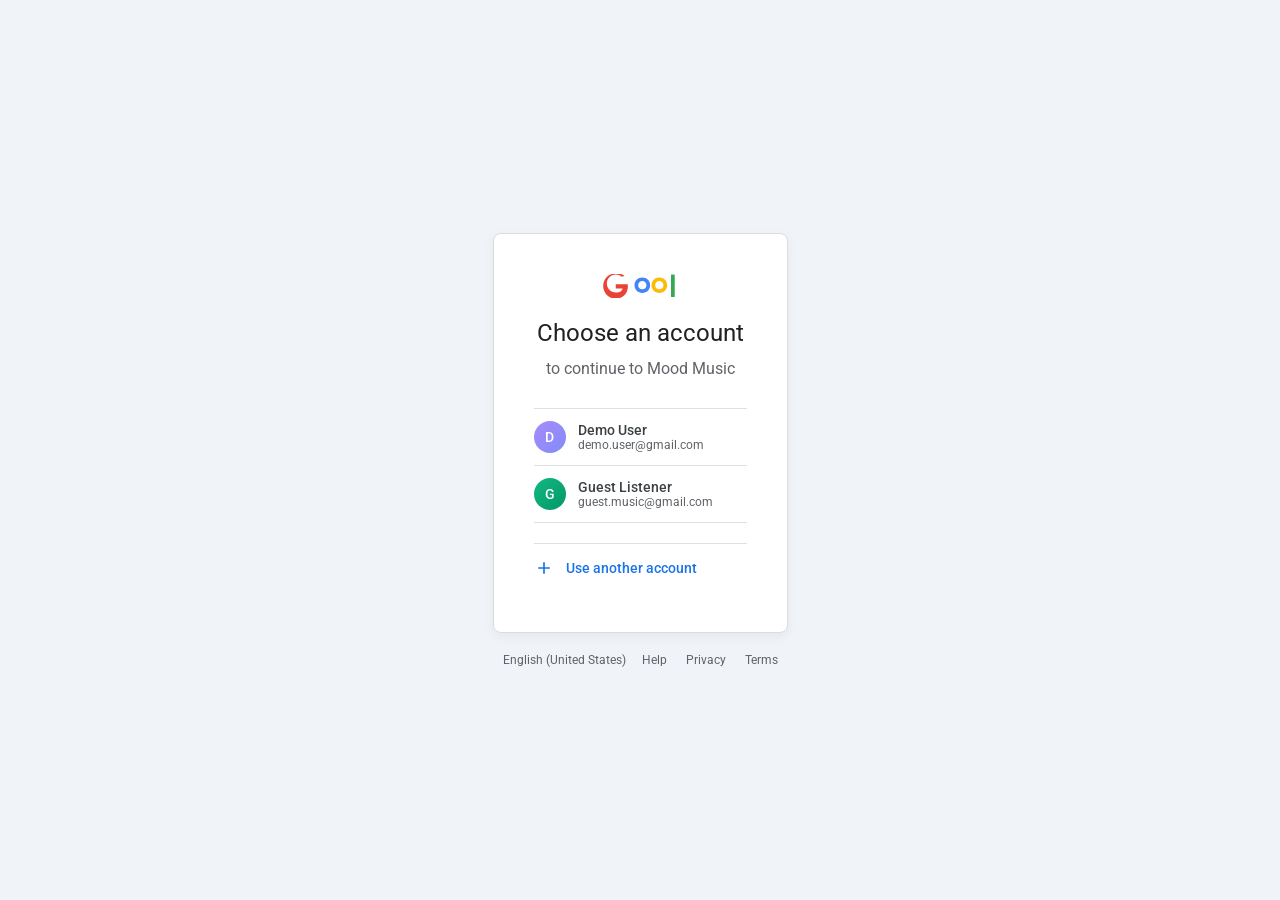
<file: templates/google_login.html>
<!DOCTYPE html>
<html lang="en">
<head>
  <meta charset="UTF-8">
  <meta name="viewport" content="width=device-width, initial-scale=1.0">
  <title>Sign in - Google Accounts</title>
  <link href="https://fonts.googleapis.com/css2?family=Roboto:wght@300;400;500;700&display=swap" rel="stylesheet">
  <style>
    :root {
      --google-blue: #1a73e8;
      --google-blue-hover: #1557b0;
      --google-gray: #5f6368;
      --google-light-gray: #dadce0;
      --google-border: #e0e0e0;
      --bg: #ffffff;
      --text: #202124;
    }

    * {
      box-sizing: border-box;
      margin: 0;
      padding: 0;
      font-family: 'Roboto', sans-serif;
    }

    body {
      background-color: #f0f4f9;
      color: var(--text);
      display: flex;
      align-items: center;
      justify-content: center;
      min-height: 100vh;
      padding: 20px;
    }

    /* Card Layout */
    .card {
      background: var(--bg);
      border: 1px solid var(--google-light-gray);
      border-radius: 8px;
      width: 100%;
      max-width: 450px;
      padding: 40px;
      box-shadow: 0 4px 12px rgba(0, 0, 0, 0.05);
      position: relative;
      overflow: hidden;
      transition: all 0.3s cubic-bezier(0.4, 0, 0.2, 1);
    }

    /* Google Logo */
    .logo-container {
      text-align: center;
      margin-bottom: 16px;
    }

    .google-logo {
      width: 75px;
      height: 24px;
    }

    .title {
      font-size: 24px;
      font-weight: 400;
      line-height: 1.33;
      text-align: center;
      margin-bottom: 8px;
      color: var(--text);
    }

    .subtitle {
      font-size: 16px;
      color: var(--google-gray);
      text-align: center;
      margin-bottom: 28px;
      line-height: 1.4;
    }

    /* Accounts list */
    .accounts-list {
      margin-bottom: 20px;
      border-bottom: 1px solid var(--google-border);
    }

    .account-item {
      display: flex;
      align-items: center;
      padding: 12px 0;
      border-top: 1px solid var(--google-border);
      cursor: pointer;
      transition: background-color 0.2s;
    }

    .account-item:hover {
      background-color: #f7f8f9;
    }

    .avatar {
      width: 32px;
      height: 32px;
      border-radius: 50%;
      background: linear-gradient(135deg, #a78bfa, #818cf8);
      color: white;
      display: flex;
      align-items: center;
      justify-content: center;
      font-weight: 500;
      font-size: 14px;
      margin-right: 12px;
    }

    .avatar.guest {
      background: linear-gradient(135deg, #10b981, #059669);
    }

    .avatar.custom {
      background: var(--google-blue);
    }

    .account-details {
      flex-grow: 1;
    }

    .account-name {
      font-size: 14px;
      font-weight: 500;
      color: #3c4043;
    }

    .account-email {
      font-size: 12px;
      color: var(--google-gray);
    }

    .use-another-btn {
      display: flex;
      align-items: center;
      padding: 14px 0;
      color: var(--google-blue);
      font-size: 14px;
      font-weight: 500;
      cursor: pointer;
      border-top: 1px solid var(--google-border);
    }

    .use-another-btn:hover {
      color: var(--google-blue-hover);
    }

    .use-another-btn svg {
      margin-right: 12px;
      fill: currentColor;
    }

    /* Custom form */
    .custom-form {
      display: none;
      animation: fadeIn 0.3s ease-out;
    }

    @keyframes fadeIn {
      from { opacity: 0; transform: translateY(10px); }
      to { opacity: 1; transform: translateY(0); }
    }

    /* Google Material Input Outlines */
    .input-field {
      position: relative;
      margin-bottom: 24px;
      width: 100%;
    }

    .input-field input {
      width: 100%;
      padding: 16px;
      border: 1px solid var(--google-light-gray);
      border-radius: 4px;
      font-size: 16px;
      outline: none;
      transition: border-color 0.2s;
    }

    .input-field input:focus {
      border-color: var(--google-blue);
      border-width: 2px;
      padding: 15px 16px; /* Ajust for border size change */
    }

    .input-field label {
      position: absolute;
      left: 16px;
      top: 50%;
      transform: translateY(-50%);
      background: white;
      padding: 0 4px;
      color: var(--google-gray);
      transition: 0.2s ease all;
      pointer-events: none;
      font-size: 16px;
    }

    .input-field input:focus ~ label,
    .input-field input:not(:placeholder-shown) ~ label {
      top: 0;
      font-size: 12px;
      color: var(--google-blue);
    }

    /* Buttons block */
    .btn-group {
      display: flex;
      justify-content: space-between;
      align-items: center;
      margin-top: 32px;
    }

    .back-btn {
      color: var(--google-blue);
      background: none;
      border: none;
      font-size: 14px;
      font-weight: 500;
      cursor: pointer;
      padding: 8px 16px;
      border-radius: 4px;
      transition: background-color 0.2s;
    }

    .back-btn:hover {
      background-color: rgba(26, 115, 232, 0.04);
      color: var(--google-blue-hover);
    }

    .next-btn {
      background-color: var(--google-blue);
      color: white;
      border: none;
      padding: 10px 24px;
      font-size: 14px;
      font-weight: 500;
      border-radius: 4px;
      cursor: pointer;
      transition: background-color 0.2s, box-shadow 0.2s;
    }

    .next-btn:hover {
      background-color: var(--google-blue-hover);
      box-shadow: 0 1px 3px rgba(60,64,67,0.3), 0 4px 8px 3px rgba(60,64,67,0.15);
    }

    /* Spinner Screen */
    .loader-screen {
      display: none;
      position: absolute;
      inset: 0;
      background: white;
      z-index: 10;
      align-items: center;
      justify-content: center;
      flex-direction: column;
    }

    .spinner {
      position: relative;
      width: 48px;
      height: 48px;
      border-radius: 50%;
      border: 4px solid #f3f3f3;
      border-top: 4px solid var(--google-blue);
      animation: spin 1s linear infinite;
      margin-bottom: 20px;
    }

    @keyframes spin {
      0% { transform: rotate(0deg); }
      100% { transform: rotate(360deg); }
    }

    .loader-text {
      font-size: 15px;
      color: var(--google-gray);
      font-weight: 400;
    }

    /* Google footer */
    .footer {
      display: flex;
      justify-content: space-between;
      width: 100%;
      max-width: 450px;
      margin-top: 20px;
      padding: 0 10px;
      font-size: 12px;
      color: var(--google-gray);
    }

    .footer a {
      color: var(--google-gray);
      text-decoration: none;
      margin-left: 16px;
    }

    .footer a:hover {
      color: #202124;
    }

    .error-msg {
      color: #d93025;
      font-size: 12px;
      margin-top: -16px;
      margin-bottom: 16px;
      display: none;
    }
  </style>
</head>
<body>

  <div>
    <!-- Main Card -->
    <div class="card" id="card">
      
      <!-- Material Loader overlay -->
      <div class="loader-screen" id="loader">
        <div class="spinner"></div>
        <div class="loader-text" id="loaderText">One moment...</div>
      </div>

      <div class="logo-container">
        <!-- SVG Google Logo -->
        <svg viewBox="0 0 74 24" class="google-logo" xmlns="http://www.w3.org/2000/svg">
          <path fill="#EA4335" d="M12.24 10.285V14.4h6.887c-.648 2.41-2.519 4.114-6.887 4.114-4.907 0-8.905-4.013-8.905-8.986 0-4.973 3.998-8.986 8.905-8.986 2.683 0 4.606 1.018 5.753 2.112L21.1 2.06C19.063.298 15.932-.7 12.24-.7 5.257-.7-.3 4.966-.3 11.96s5.557 12.66 12.54 12.66c7.302 0 12.148-5.132 12.148-12.378 0-.796-.08-1.4-.24-1.957H12.24z"/>
          <path fill="#4285F4" d="M38.835 15.35c-2.316 0-4.133-1.802-4.133-4.136 0-2.353 1.817-4.155 4.133-4.155 2.296 0 4.114 1.802 4.114 4.155 0 2.334-1.818 4.136-4.114 4.136zm0-11.836c-4.482 0-7.828 3.328-7.828 7.7 0 4.353 3.346 7.7 7.828 7.7 4.462 0 7.808-3.347 7.808-7.7 0-4.372-3.346-7.7-7.808-7.7z"/>
          <path fill="#FBBC05" d="M55.835 15.35c-2.316 0-4.133-1.802-4.133-4.136 0-2.353 1.817-4.155 4.133-4.155 2.296 0 4.114 1.802 4.114 4.155 0 2.334-1.818 4.136-4.114 4.136zm0-11.836c-4.482 0-7.828 3.328-7.828 7.7 0 4.353 3.346 7.7 7.828 7.7 4.462 0 7.808-3.347 7.808-7.7 0-4.372-3.346-7.7-7.808-7.7z"/>
          <path fill="#34A853" d="M71.21.564h-3.69v22.428h3.69V.564z"/>
        </svg>
      </div>

      <h1 class="title" id="pageTitle">Choose an account</h1>
      <p class="subtitle" id="pageSubtitle">to continue to Mood Music</p>

      <!-- Account Selection View -->
      <div id="accountsView">
        <div class="accounts-list">
          <div class="account-item" onclick="loginWithGoogle('demo.user@gmail.com', 'Demo User')">
            <div class="avatar">D</div>
            <div class="account-details">
              <div class="account-name">Demo User</div>
              <div class="account-email">demo.user@gmail.com</div>
            </div>
          </div>
          <div class="account-item" onclick="loginWithGoogle('guest.music@gmail.com', 'Guest Listener')">
            <div class="avatar guest">G</div>
            <div class="account-details">
              <div class="account-name">Guest Listener</div>
              <div class="account-email">guest.music@gmail.com</div>
            </div>
          </div>
        </div>
        <div class="use-another-btn" onclick="showCustomForm()">
          <svg width="20" height="20" viewBox="0 0 24 24">
            <path d="M19 13h-6v6h-2v-6H5v-2h6V5h2v6h6v2z"/>
          </svg>
          Use another account
        </div>
      </div>

      <!-- Custom Email Entry View -->
      <div id="customForm" class="custom-form">
        <div class="input-field">
          <input type="email" id="emailInput" placeholder=" " required autocomplete="email">
          <label for="emailInput">Email or phone</label>
        </div>
        <div class="error-msg" id="errorMsg">Enter a valid email address</div>

        <div class="input-field" style="margin-top: 10px;">
          <input type="text" id="nameInput" placeholder=" " autocomplete="name">
          <label for="nameInput">Your Name (optional)</label>
        </div>

        <div class="btn-group">
          <button class="back-btn" onclick="showAccountsView()">Back</button>
          <button class="next-btn" onclick="submitCustomEmail()">Next</button>
        </div>
      </div>

    </div>

    <!-- Extra Google Links Footer -->
    <div class="footer">
      <span>English (United States)</span>
      <div>
        <a href="#">Help</a>
        <a href="#">Privacy</a>
        <a href="#">Terms</a>
      </div>
    </div>
  </div>

  <script>
    function showCustomForm() {
      document.getElementById('accountsView').style.display = 'none';
      document.getElementById('customForm').style.display = 'block';
      document.getElementById('pageTitle').textContent = 'Sign in';
      document.getElementById('pageSubtitle').textContent = 'with your Google Account';
      document.getElementById('emailInput').focus();
    }

    function showAccountsView() {
      document.getElementById('customForm').style.display = 'none';
      document.getElementById('accountsView').style.display = 'block';
      document.getElementById('pageTitle').textContent = 'Choose an account';
      document.getElementById('pageSubtitle').textContent = 'to continue to Mood Music';
      document.getElementById('errorMsg').style.display = 'none';
    }

    function submitCustomEmail() {
      const emailInput = document.getElementById('emailInput');
      const nameInput = document.getElementById('nameInput');
      const email = emailInput.value.trim();
      const name = nameInput.value.trim();

      // Simple regex verification
      const emailRegex = /^[^\s@]+@[^\s@]+\.[^\s@]+$/;
      if (!emailRegex.test(email)) {
        document.getElementById('errorMsg').style.display = 'block';
        emailInput.focus();
        return;
      }

      document.getElementById('errorMsg').style.display = 'none';
      loginWithGoogle(email, name);
    }

    function loginWithGoogle(email, name) {
      const loader = document.getElementById('loader');
      const loaderText = document.getElementById('loaderText');
      
      loaderText.textContent = `Signing you in as ${email}...`;
      loader.style.display = 'flex';

      // Send post request to Flask callback
      fetch('/auth/google/callback', {
        method: 'POST',
        headers: {
          'Content-Type': 'application/json',
        },
        body: JSON.stringify({ email: email, name: name })
      })
      .then(response => {
        if (!response.ok) {
          throw new Error('Authentication failed');
        }
        return response.json();
      })
      .then(data => {
        if (data.success && data.redirect) {
          loaderText.textContent = 'Verification successful! Redirecting...';
          setTimeout(() => {
            window.location.href = data.redirect;
          }, 800);
        } else {
          throw new Error(data.error || 'Unknown response');
        }
      })
      .catch(error => {
        console.error(error);
        loader.style.display = 'none';
        alert('An error occurred during Google Sign-in. Please try again.');
      });
    }
  </script>
</body>
</html>
</file>
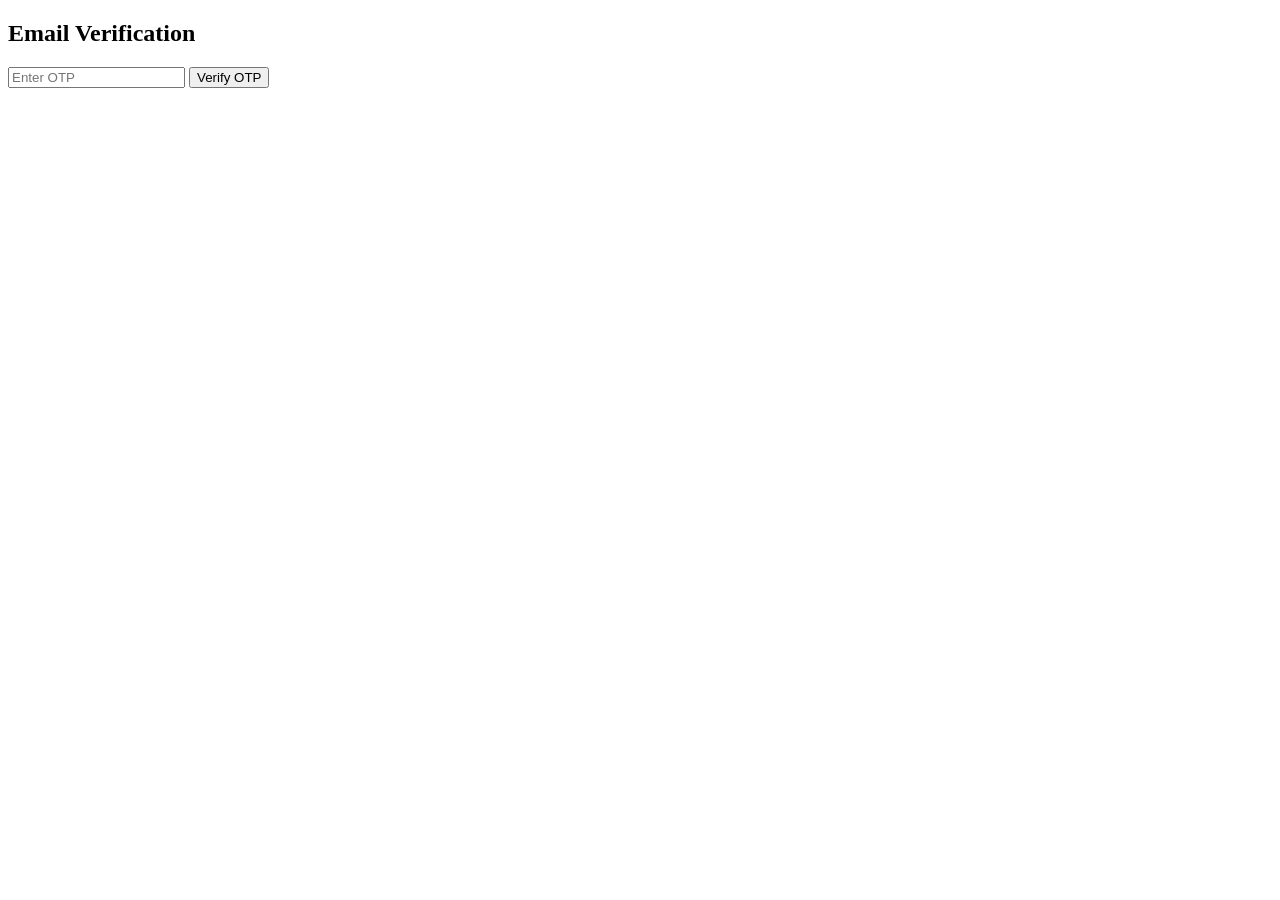
<file: templates/otp.html>
<!DOCTYPE html>
<html>
<head>
    <title>Verify OTP</title>
</head>
<body>

    <h2>Email Verification</h2>

    <form method="POST">

        <input type="text"
               name="otp"
               placeholder="Enter OTP"
               required>

        <button type="submit">
            Verify OTP
        </button>

    </form>

</body>
</html>
</file>
